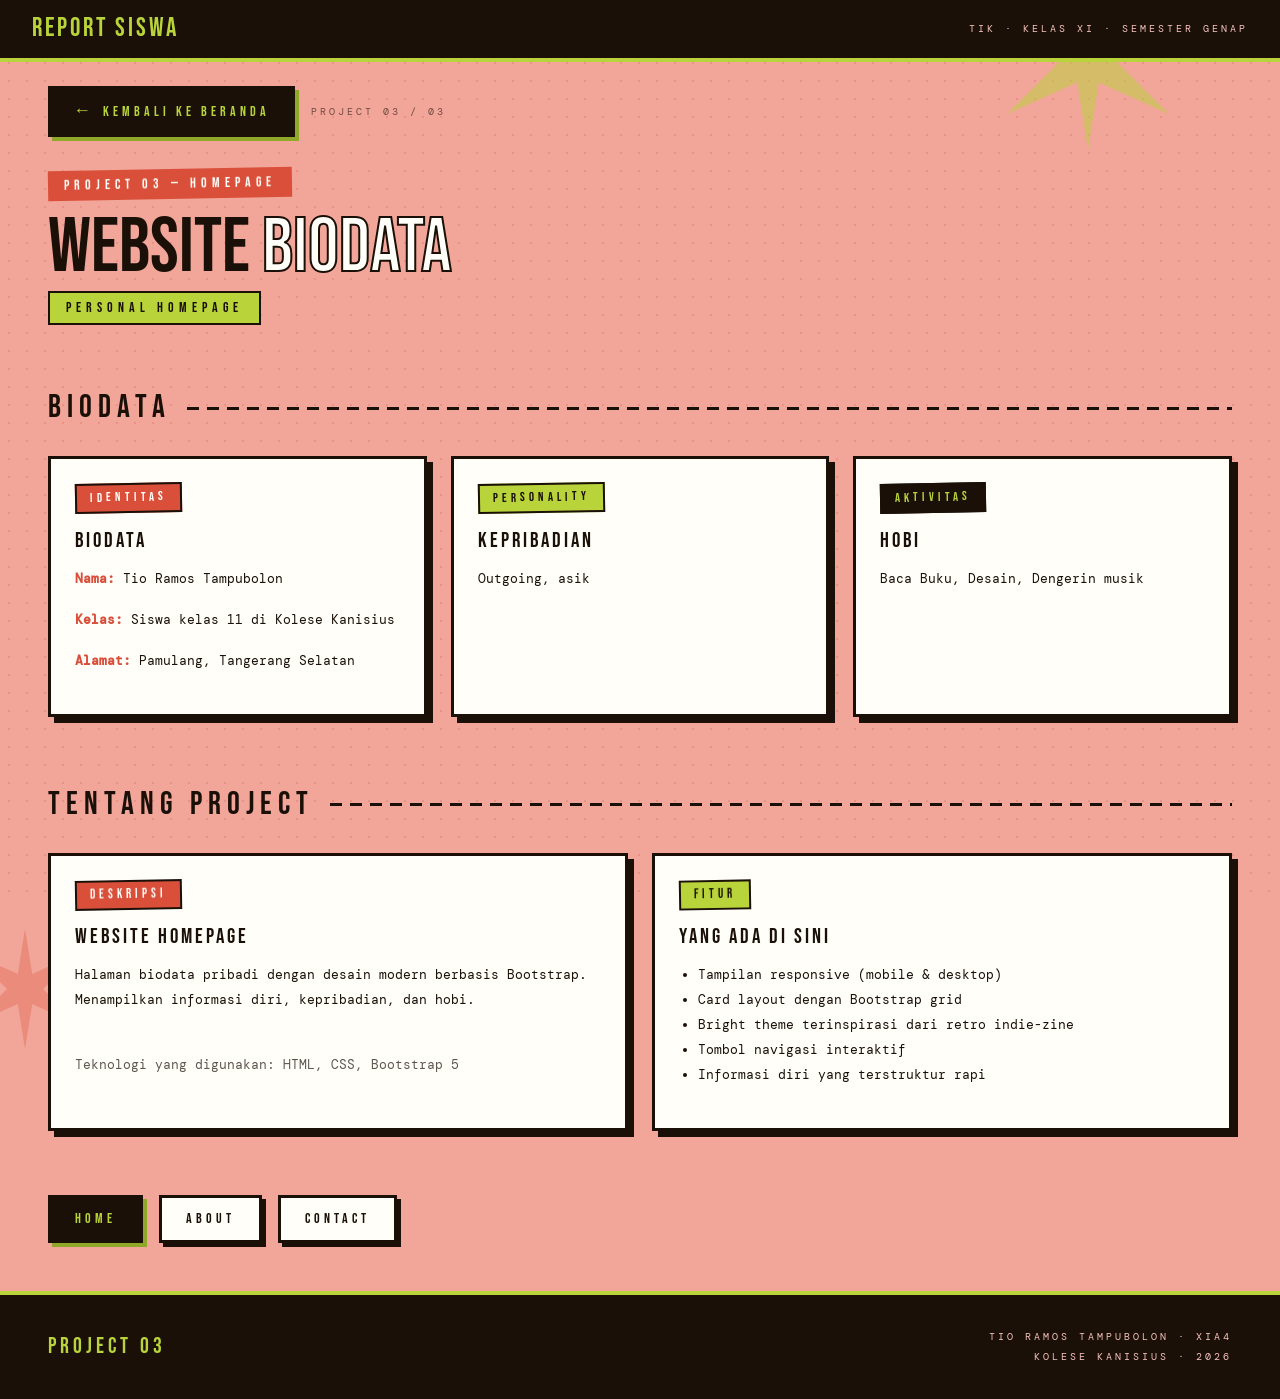
<file: project3.html>
<!DOCTYPE html>
<html lang="id">
<head>
    <meta charset="UTF-8">
    <meta name="viewport" content="width=device-width, initial-scale=1.0">
    <title>Project 03 — Website Biodata Tio</title>
    <link href="https://fonts.googleapis.com/css2?family=DM+Mono:wght@300;400;500&family=Bebas+Neue&display=swap" rel="stylesheet">
    <link href="https://cdn.jsdelivr.net/npm/bootstrap@5.3.3/dist/css/bootstrap.min.css" rel="stylesheet">
    <style>
        :root {
            --salmon: #f2a599;
            --salmon-light: #f7c4bc;
            --coral-red: #d94f3a;
            --lime: #b8d43a;
            --lime-dark: #8fa82a;
            --ink: #1a1008;
            --white: #fffef9;
        }

        * { margin: 0; padding: 0; box-sizing: border-box; }

        body {
            background: var(--salmon);
            color: var(--ink);
            font-family: 'DM Mono', monospace;
            overflow-x: hidden;
            position: relative;
        }
        body::before {
            content: '';
            position: fixed;
            inset: 0;
            background-image: radial-gradient(circle, rgba(200,60,40,0.18) 1.5px, transparent 1.5px);
            background-size: 18px 18px;
            pointer-events: none;
            z-index: 0;
        }
        .starburst { position: absolute; z-index: 0; pointer-events: none; }
        header, main, footer, .back-bar { position: relative; z-index: 1; }

        header {
            background: var(--ink);
            padding: 0.6rem 2rem;
            display: flex; align-items: center; justify-content: space-between;
            border-bottom: 4px solid var(--lime);
        }
        .logo { font-family: 'Bebas Neue', sans-serif; font-size: 1.6rem; color: var(--lime); letter-spacing: 3px; }
        .header-meta { font-size: 0.65rem; letter-spacing: 3px; text-transform: uppercase; color: var(--salmon-light); }

        .back-bar { padding: 1.5rem 3rem; display: flex; align-items: center; gap: 1rem; }
        .btn-back {
            display: inline-flex; align-items: center; gap: 0.5rem;
            background: var(--ink); color: var(--lime);
            font-family: 'Bebas Neue', sans-serif; font-size: 0.9rem; letter-spacing: 4px;
            padding: 0.6rem 1.4rem; text-decoration: none; border: 3px solid var(--ink);
            box-shadow: 4px 4px 0 var(--lime-dark); transition: transform 0.1s, box-shadow 0.1s;
        }
        .btn-back:hover { transform: translate(-2px,-2px); box-shadow: 6px 6px 0 var(--lime-dark); }
        .btn-back::before { content: '←'; font-size: 1.1rem; }
        .project-breadcrumb { font-size: 0.65rem; letter-spacing: 3px; text-transform: uppercase; opacity: 0.6; }

        /* PROJECT INTRO */
        .project-intro { padding: 0.5rem 3rem 2.5rem; position: relative; z-index:1; }
        .project-eyebrow {
            display: inline-block; background: var(--coral-red); color: var(--white);
            font-family: 'Bebas Neue', sans-serif; font-size: 0.85rem; letter-spacing: 5px;
            padding: 0.3rem 1rem; margin-bottom: 0.8rem; transform: rotate(-1deg);
        }
        .project-title-big {
            font-family: 'Bebas Neue', sans-serif; font-size: clamp(3rem, 6vw, 5rem);
            line-height: 0.95; color: var(--ink); margin-bottom: 0.4rem;
        }
        .project-title-big span { color: var(--white); -webkit-text-stroke: 2px var(--ink); }
        .project-sub {
            background: var(--lime); color: var(--ink);
            font-family: 'Bebas Neue', sans-serif; font-size: 0.85rem; letter-spacing: 5px;
            padding: 0.3rem 1rem; border: 2px solid var(--ink); display: inline-block; margin-bottom: 1.2rem;
        }

        /* CARDS SECTION */
        .content-section { padding: 0 3rem 4rem; position: relative; z-index:1; }
        .section-heading {
            font-family: 'Bebas Neue', sans-serif; font-size: 2rem; letter-spacing: 6px;
            color: var(--ink); margin-bottom: 1.5rem; display: flex; align-items: center; gap: 1rem;
        }
        .section-heading::after {
            content: ''; flex: 1; height: 3px;
            background: repeating-linear-gradient(90deg, var(--ink) 0, var(--ink) 12px, transparent 12px, transparent 20px);
        }

        /* Override bootstrap cards with our design system */
        .info-card {
            background: var(--white) !important;
            border: 3px solid var(--ink) !important;
            border-radius: 0 !important;
            box-shadow: 6px 6px 0 var(--ink) !important;
            padding: 1.5rem !important;
            height: 100%;
            transition: transform 0.15s, box-shadow 0.15s;
        }
        .info-card:hover { transform: translate(-2px,-2px); box-shadow: 8px 8px 0 var(--ink) !important; }
        .card-label {
            background: var(--coral-red); color: var(--white);
            font-family: 'Bebas Neue', sans-serif; font-size: 0.8rem; letter-spacing: 4px;
            padding: 0.2rem 0.8rem; display: inline-block; margin-bottom: 1rem;
            border: 2px solid var(--ink); transform: rotate(-1deg);
        }
        .card-label.lime { background: var(--lime); color: var(--ink); }
        .card-label.ink { background: var(--ink); color: var(--lime); }
        .info-card h4 {
            font-family: 'Bebas Neue', sans-serif; font-size: 1.3rem; letter-spacing: 3px;
            color: var(--ink); margin-bottom: 0.8rem;
        }
        .info-card p, .info-card li {
            font-size: 0.82rem; line-height: 1.9; color: var(--ink);
        }
        .info-card strong { color: var(--coral-red); }
        .info-card ul { padding-left: 1.2rem; }

        /* NAV BUTTONS */
        .nav-buttons {
            display: flex; gap: 1rem; flex-wrap: wrap; padding: 0 3rem 3rem;
            position: relative; z-index:1;
        }
        .nav-btn {
            font-family: 'Bebas Neue', sans-serif; font-size: 0.85rem; letter-spacing: 4px;
            padding: 0.7rem 1.5rem; border: 3px solid var(--ink); cursor: pointer;
            transition: transform 0.1s, box-shadow 0.1s;
            background: var(--ink); color: var(--lime);
            box-shadow: 4px 4px 0 var(--lime-dark);
        }
        .nav-btn:hover { transform: translate(-2px,-2px); box-shadow: 6px 6px 0 var(--lime-dark); }
        .nav-btn.outline { background: var(--white); color: var(--ink); box-shadow: 4px 4px 0 var(--ink); }
        .nav-btn.outline:hover { box-shadow: 6px 6px 0 var(--ink); }

        footer {
            background: var(--ink); padding: 2rem 3rem;
            display: flex; align-items: center; justify-content: space-between;
            border-top: 4px solid var(--lime);
        }
        .foot-brand { font-family: 'Bebas Neue', sans-serif; font-size: 1.4rem; letter-spacing: 4px; color: var(--lime); }
        .foot-meta { font-size: 0.65rem; letter-spacing: 3px; text-transform: uppercase; color: var(--salmon-light); text-align: right; line-height: 1.9; }

        @media (max-width: 768px) {
            .back-bar, .project-intro, .content-section, .nav-buttons { padding-left: 1.5rem; padding-right: 1.5rem; }
            footer { flex-direction: column; gap: 1rem; }
        }

        @keyframes fadeUp {
            from { opacity: 0; transform: translateY(20px); }
            to { opacity: 1; transform: translateY(0); }
        }
        .back-bar { animation: fadeUp 0.4s ease 0.05s both; }
        .project-intro { animation: fadeUp 0.5s ease 0.15s both; }
        .content-section { animation: fadeUp 0.5s ease 0.25s both; }
    </style>
</head>
<body>

<!-- STARBURST -->
<svg class="starburst" style="top:-30px;right:8%;width:180px;opacity:0.5" viewBox="0 0 200 200">
    <polygon points="100,0 112,75 190,40 130,100 190,160 112,125 100,200 88,125 10,160 70,100 10,40 88,75" fill="#b8d43a"/>
</svg>
<svg class="starburst" style="bottom:25%;left:-35px;width:120px;opacity:0.3" viewBox="0 0 200 200">
    <polygon points="100,0 112,75 190,40 130,100 190,160 112,125 100,200 88,125 10,160 70,100 10,40 88,75" fill="#d94f3a"/>
</svg>

<!-- HEADER -->
<header>
    <div class="logo">Report Siswa</div>
    <div class="header-meta">TIK · Kelas XI · Semester Genap</div>
</header>

<!-- BACK -->
<div class="back-bar">
    <a href="index.html" class="btn-back">Kembali ke Beranda</a>
    <span class="project-breadcrumb">Project 03 / 03</span>
</div>

<!-- INTRO -->
<div class="project-intro">
    <div class="project-eyebrow">Project 03 — Homepage</div>
    <h1 class="project-title-big">Website <span>Biodata</span></h1>
    <div class="project-sub">Personal Homepage</div>
</div>

<!-- BIODATA CONTENT -->
<div class="content-section">
    <div class="section-heading">Biodata</div>
    <div class="row g-4">
        <div class="col-md-4">
            <div class="info-card">
                <div class="card-label">Identitas</div>
                <h4>Biodata</h4>
                <p><strong>Nama:</strong> Tio Ramos Tampubolon</p>
                <p><strong>Kelas:</strong> Siswa kelas 11 di Kolese Kanisius</p>
                <p><strong>Alamat:</strong> Pamulang, Tangerang Selatan</p>
            </div>
        </div>
        <div class="col-md-4">
            <div class="info-card">
                <div class="card-label lime">Personality</div>
                <h4>Kepribadian</h4>
                <p>Outgoing, asik</p>
            </div>
        </div>
        <div class="col-md-4">
            <div class="info-card">
                <div class="card-label ink">Aktivitas</div>
                <h4>Hobi</h4>
                <p>Baca Buku, Desain, Dengerin musik</p>
            </div>
        </div>
    </div>
</div>

<!-- TECH INFO -->
<div class="content-section" style="padding-top:0">
    <div class="section-heading">Tentang Project</div>
    <div class="row g-4">
        <div class="col-md-6">
            <div class="info-card">
                <div class="card-label">Deskripsi</div>
                <h4>Website Homepage</h4>
                <p>Halaman biodata pribadi dengan desain modern berbasis Bootstrap. Menampilkan informasi diri, kepribadian, dan hobi.</p>
                <br>
                <p style="opacity:0.7;">Teknologi yang digunakan: HTML, CSS, Bootstrap 5</p>
            </div>
        </div>
        <div class="col-md-6">
            <div class="info-card">
                <div class="card-label lime">Fitur</div>
                <h4>Yang Ada di Sini</h4>
                <ul>
                    <li>Tampilan responsive (mobile & desktop)</li>
                    <li>Card layout dengan Bootstrap grid</li>
                    <li>Bright theme terinspirasi dari retro indie-zine</li>
                    <li>Tombol navigasi interaktif</li>
                    <li>Informasi diri yang terstruktur rapi</li>
                </ul>
            </div>
        </div>
    </div>
</div>

<!-- NAV BUTTONS (original from BIODATA.html, styled) -->
<div class="nav-buttons">
    <button class="nav-btn" onclick="alert('Kamu sudah di halaman Home!')">Home</button>
    <button class="nav-btn outline" onclick="alert('About: Ini adalah website biodata Tio Ramos Tampubolon, siswa XIA4 Kolese Kanisius.')">About</button>
    <button class="nav-btn outline" onclick="alert('Contact: tio@kanisius.sch.id')">Contact</button>
</div>

<!-- FOOTER -->
<footer>
    <div class="foot-brand">Project 03</div>
    <div class="foot-meta">
        Tio Ramos Tampubolon · XIA4<br>
        Kolese Kanisius · 2026
    </div>
</footer>

<script src="https://cdn.jsdelivr.net/npm/bootstrap@5.3.3/dist/js/bootstrap.bundle.min.js"></script>
<script>
    console.log('%c🎸 Project 03 — Website Biodata Tio', 'font-size:18px; font-weight:bold; color:#b8d43a; background:#1a1008; padding:6px 12px;');
    console.log('%cTio Ramos Tampubolon — XIA4 Kolese Kanisius', 'font-size:13px; color:#f2a599;');
    console.log('%cWebsite dibuat dengan HTML, CSS, dan Bootstrap 5.', 'font-size:13px; color:#888;');
</script>
</body>
</html>
</file>
